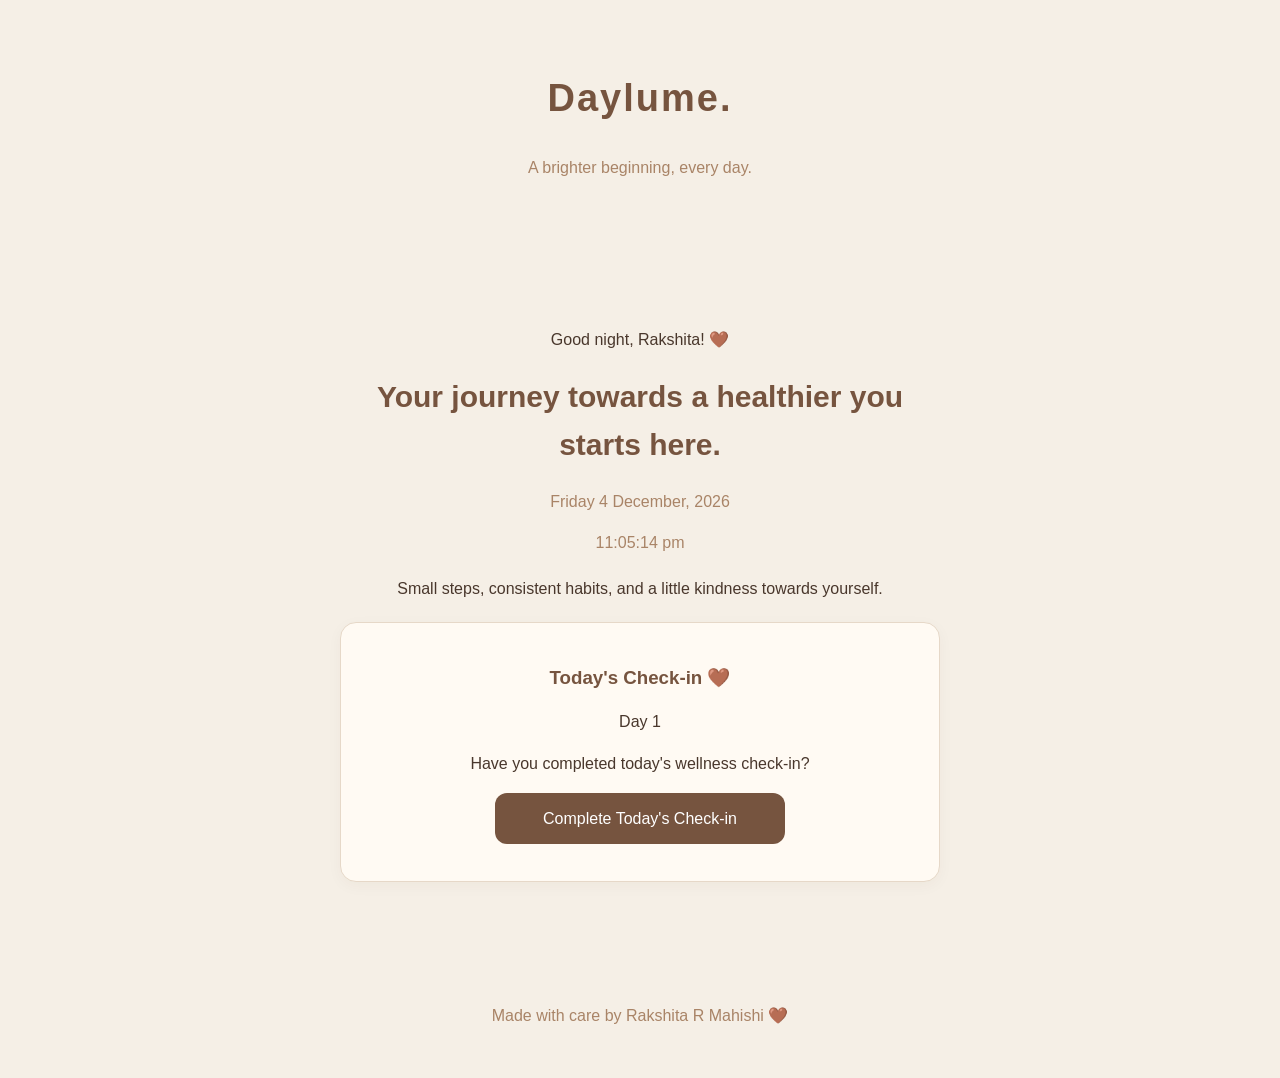
<file: index.html>
<!DOCTYPE html>
<html lang="en">

<head>
    <meta charset="UTF-8">
    <meta name="viewport"
          content="width=device-width, initial-scale=1.0">

    <title>Daylume | A Brighter Beginning</title>

    <link rel="stylesheet" href="style.css">
</head>

<body>

    <!-- Navigation -->
    <header class="home-header">
        <h1>Daylume.</h1>
        <p>A brighter beginning, every day.</p>
    </header>

    <!-- Welcome Section -->
    <main class="welcome-section">

        <p id="greeting">Hello, Rakshita!</p>

        <h2>
            Your journey towards
            a healthier you starts here.
        </h2>

        <p id="current-date"></p>
        <p id="current-time"></p>

        <p class="welcome-message">
            Small steps, consistent habits,
            and a little kindness towards yourself.
        </p>
        <div class="card home-checkin">

    <h3>Today's Check-in 🤎</h3>

    <p id="home-challenge-day">Day 1</p>

    <p id="home-checkin-status">
        Have you completed today's wellness check-in?
    </p>

    <a href="dashboard.html" class="start-button">
    Complete Today's Check-in
</a>
</div>

       
    </main>

    <!-- Footer -->
    <footer>
        <p>Made with care by Rakshita R Mahishi 🤎</p>
    </footer>

    <script src="script.js"></script>

</body>
</html>
</file>
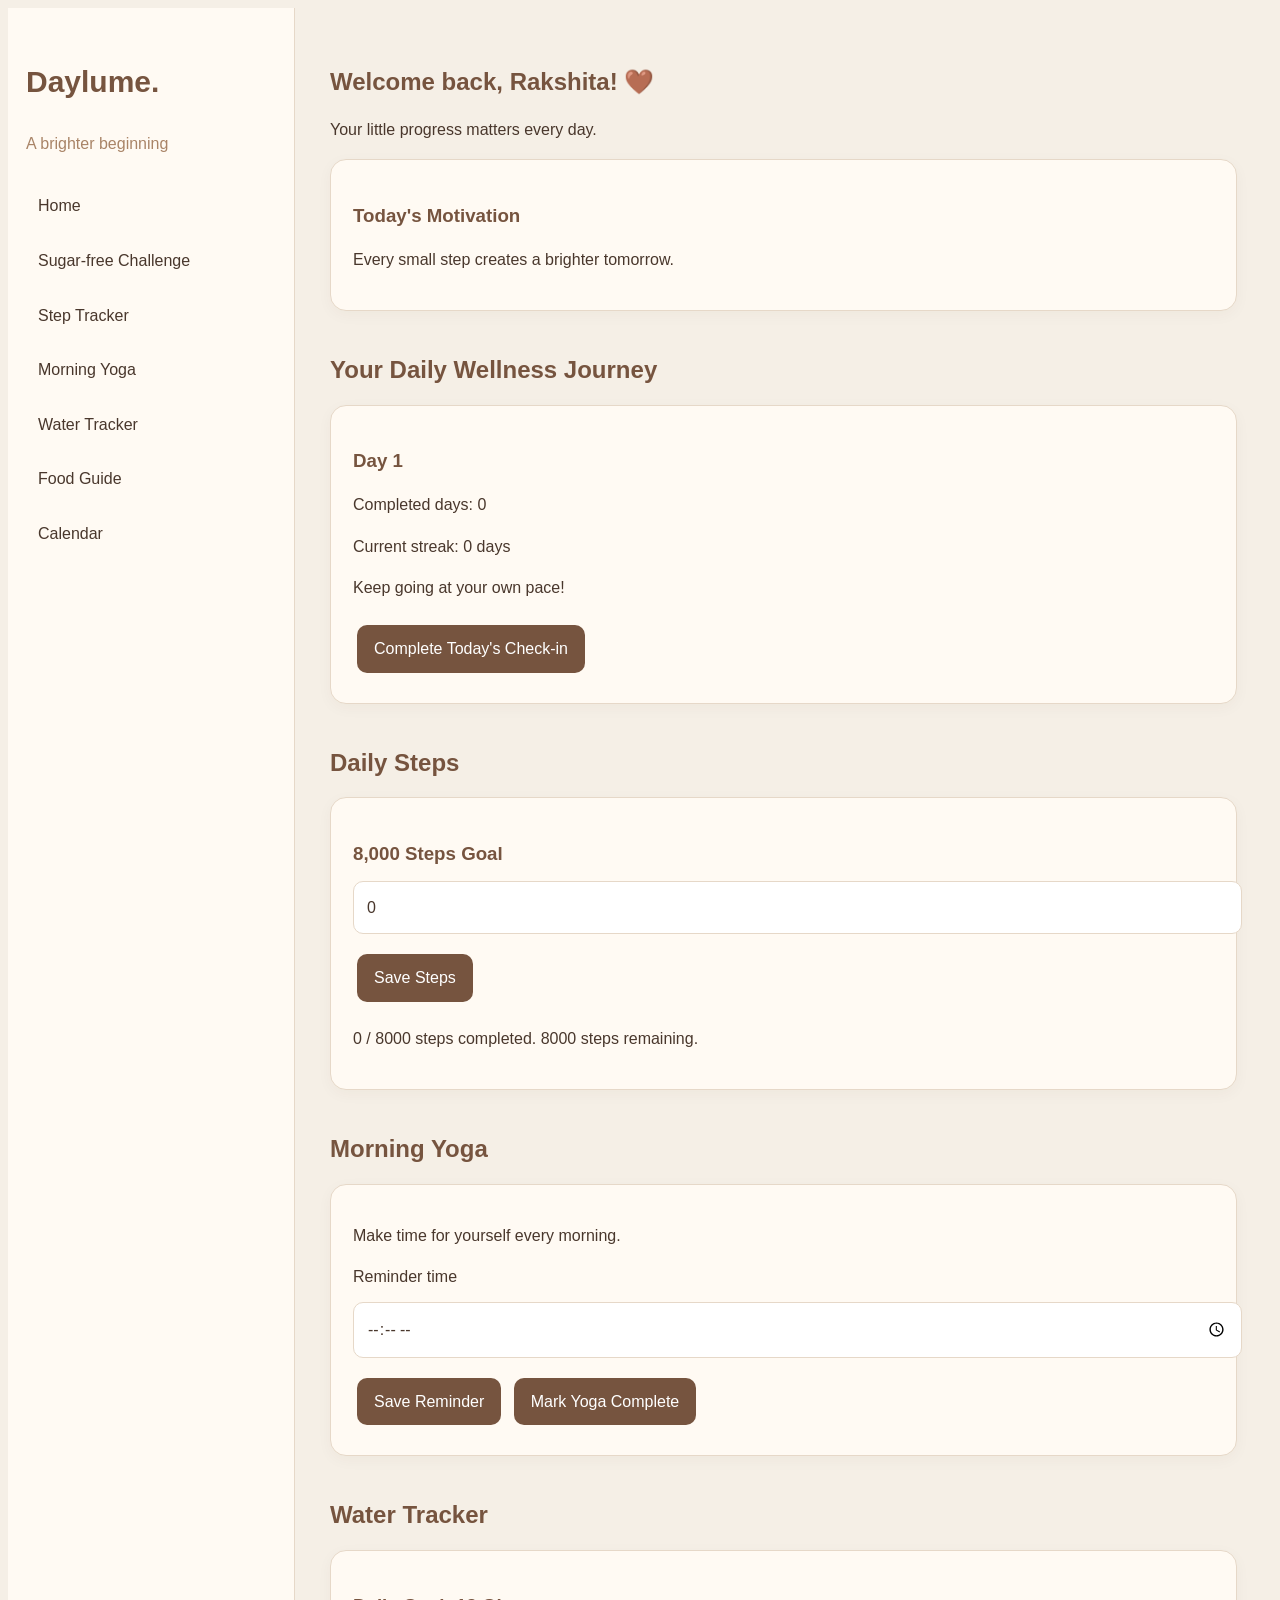
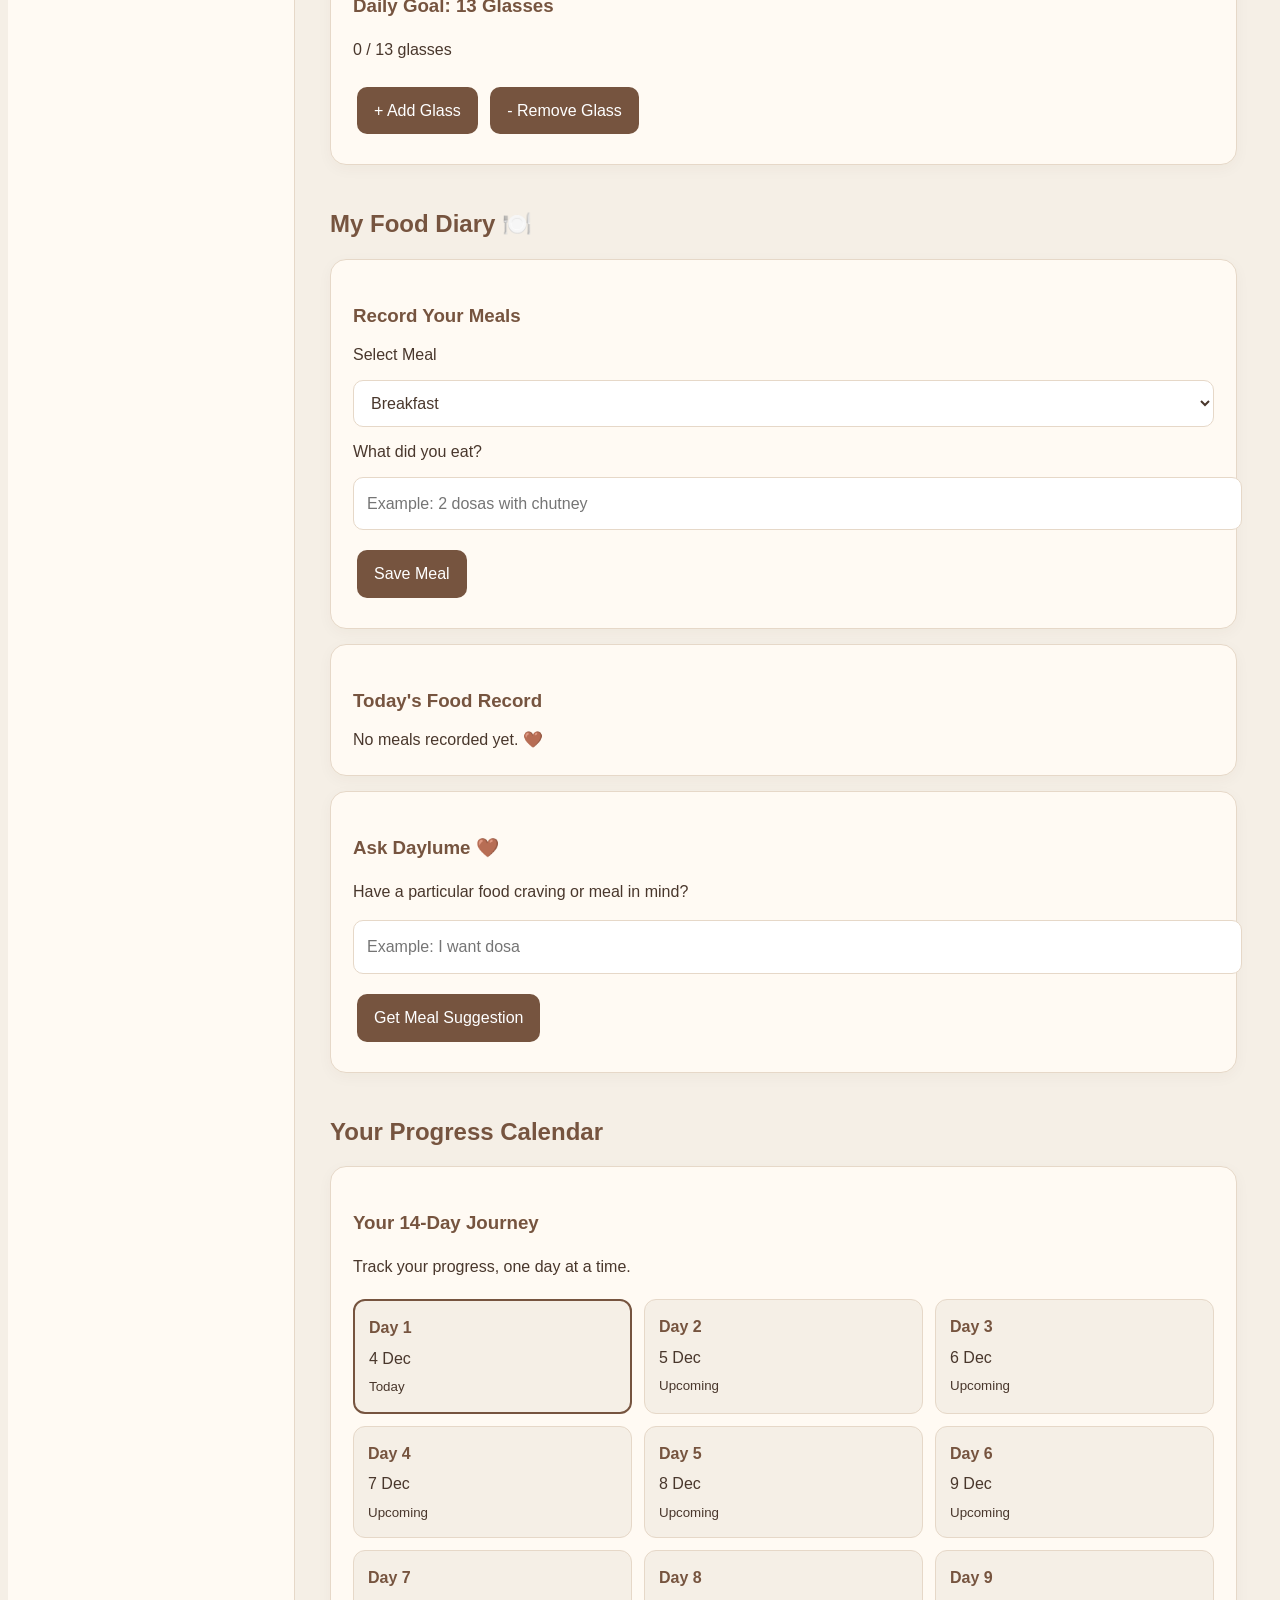
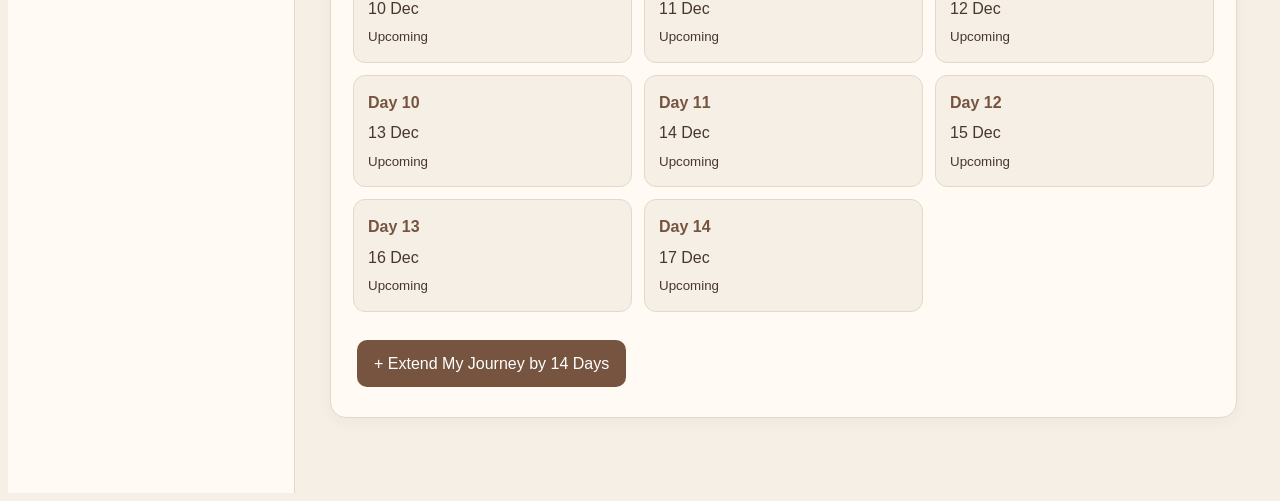
<file: dashboard.html>
<!DOCTYPE html>
<html lang="en">

<head>
    <meta charset="UTF-8">
    <meta name="viewport"
          content="width=device-width, initial-scale=1.0">

    <title>Daylume | Dashboard</title>

    <link rel="stylesheet" href="style.css">
</head>

<body>

    <div class="app-container">

        <!-- SIDEBAR -->
        <aside class="sidebar">

            <h1>Daylume.</h1>
            <p>A brighter beginning</p>

            <nav>
                <a href="#home">Home</a>
                <a href="#challenge">Sugar-free Challenge</a>
                <a href="#steps">Step Tracker</a>
                <a href="#yoga">Morning Yoga</a>
                <a href="#water">Water Tracker</a>
                <a href="#food">Food Guide</a>
                <a href="#calendar">Calendar</a>
            </nav>

        </aside>


        <!-- MAIN CONTENT -->
        <main class="dashboard">

            <!-- HOME -->
            <section id="home">
                <h2>Welcome back, Rakshita! 🤎</h2>
                <p>Your little progress matters every day.</p>

                <div class="card">
                    <h3>Today's Motivation</h3>
                    <p id="daily-quote">
                        Every small step creates a brighter tomorrow.
                    </p>
                </div>
            </section>


            <section id="challenge">

    <h2>Your Daily Wellness Journey</h2>

    <div class="card">

        <h3 id="challenge-day">Day 1</h3>

        <p id="challenge-progress">
            Completed days: 0
        </p>

        <p id="challenge-streak">
            Current streak: 0 days
        </p>

        <p id="challenge-remaining">
            Keep going at your own pace!
        </p>

        <button id="sugar-check">
            Complete Today's Check-in
        </button>

    </div>

</section>

            <!-- STEPS -->
            <section id="steps">
                <h2>Daily Steps</h2>

                <div class="card">
                    <h3>8,000 Steps Goal</h3>

                    <input type="number"
                           id="step-input"
                           placeholder="Enter your steps">

                    <button id="save-steps">
                        Save Steps
                    </button>

                    <p id="step-progress">0 / 8000 steps</p>
                </div>
            </section>


            <!-- YOGA -->
            <section id="yoga">
                <h2>Morning Yoga</h2>

                <div class="card">
                    <p>Make time for yourself every morning.</p>

                    <label for="yoga-time">
                        Reminder time
                    </label>

                    <input type="time" id="yoga-time">

                    <button id="save-yoga-time">
                        Save Reminder
                    </button>

                    <button id="yoga-check">
                        Mark Yoga Complete
                    </button>
                </div>
            </section>


            <!-- WATER -->
            <section id="water">
                <h2>Water Tracker</h2>

                <div class="card">
                    <h3>Daily Goal: 13 Glasses</h3>

                    <p id="water-count">0 / 13 glasses</p>

                    <button id="add-water">
                        + Add Glass
                    </button>

                    <button id="remove-water">
                        - Remove Glass
                    </button>
                </div>
            </section>


            <!-- FOOD GUIDE -->
            <section id="food">

    <h2>My Food Diary 🍽️</h2>

    <div class="card">

        <h3>Record Your Meals</h3>

        <label for="meal-type">Select Meal</label>

        <select id="meal-type">
            <option value="Breakfast">Breakfast</option>
            <option value="Lunch">Lunch</option>
            <option value="Snacks">Snacks</option>
            <option value="Dinner">Dinner</option>
        </select>

        <label for="food-input">What did you eat?</label>

        <input
            type="text"
            id="food-input"
            placeholder="Example: 2 dosas with chutney"
        >

        <button id="save-food">Save Meal</button>

    </div>

    <div class="card">

        <h3>Today's Food Record</h3>

        <div id="food-diary">
            Your meals will appear here.
        </div>

    </div>

    <div class="card">

        <h3>Ask Daylume 🤎</h3>

        <p>Have a particular food craving or meal in mind?</p>

        <input
            type="text"
            id="food-question"
            placeholder="Example: I want dosa"
        >

        <button id="get-food-suggestion">
            Get Meal Suggestion
        </button>

        <div id="food-suggestion"></div>

    </div>

</section>
           <section id="calendar">

    <h2>Your Progress Calendar</h2>

    <div class="card">

        <h3 id="calendar-title">
            Your 14-Day Journey
        </h3>

        <p>
            Track your progress, one day at a time.
        </p>

        <div id="calendar-container"></div>

        <button id="extend-challenge">
            + Extend My Journey by 14 Days
        </button>

    </div>

</section>

        </main>

    </div>

    <script src="script.js"></script>

</body>
</html>
</file>
<file: style.css>
/* =================================
   DAYLUME - MAIN THEME
================================= */

•⁠  ⁠{
    margin: 0;
    padding: 0;
    box-sizing: border-box;
}

:root {
    --background: #f5efe6;
    --card: #fffaf3;
    --primary: #76543f;
    --secondary: #a98467;
    --text: #49372c;
    --border: #e6d8c8;
}

/* =================================
   GENERAL STYLING
================================= */

body {
    background-color: var(--background);
    color: var(--text);
    font-family: Arial, sans-serif;
    line-height: 1.6;
}

h1, h2, h3 {
    color: var(--primary);
}

button, a, input, select {
    font: inherit;
}

/* =================================
   HOME PAGE
================================= */

.home-header {
    text-align: center;
    padding: 35px 20px;
}

.home-header h1 {
    font-size: 38px;
    letter-spacing: 2px;
}

.home-header p {
    color: var(--secondary);
}

.welcome-section {
    max-width: 600px;
    margin: 50px auto;
    padding: 30px 20px;
    text-align: center;
}

.welcome-section h2 {
    font-size: 30px;
    margin: 20px 0;
}

.welcome-message {
    margin: 20px 0;
}

#current-date,
#current-time {
    color: var(--secondary);
}

/* =================================
   BUTTONS
================================= */

.start-button,
.continue-button {
    display: block;
    text-decoration: none;
    margin: 15px auto;
    padding: 13px 20px;
    max-width: 250px;
    border-radius: 12px;
}

.start-button {
    background-color: var(--primary);
    color: white;
}

.continue-button {
    border: 1px solid var(--primary);
    color: var(--primary);
}

button {
    background-color: var(--primary);
    color: white;
    border: none;
    padding: 11px 17px;
    border-radius: 10px;
    margin: 8px 4px;
    cursor: pointer;
}

button:active {
    opacity: 0.8;
}

/* =================================
   DASHBOARD LAYOUT
================================= */

.app-container {
    display: flex;
    min-height: 100vh;
}

.sidebar {
    width: 250px;
    background-color: var(--card);
    padding: 25px 18px;
    border-right: 1px solid var(--border);
}

.sidebar h1 {
    font-size: 30px;
}

.sidebar p {
    color: var(--secondary);
    margin-bottom: 25px;
}

.sidebar nav a {
    display: block;
    text-decoration: none;
    color: var(--text);
    padding: 12px;
    margin: 5px 0;
    border-radius: 9px;
}

.sidebar nav a:hover {
    background-color: var(--background);
}

.dashboard {
    flex: 1;
    padding: 35px;
}

/* =================================
   SECTIONS AND CARDS
================================= */

section {
    margin-bottom: 40px;
    scroll-margin-top: 20px;
}

section h2 {
    margin-bottom: 15px;
}

.card {
    background-color: var(--card);
    border: 1px solid var(--border);
    border-radius: 16px;
    padding: 22px;
    margin-top: 15px;
    box-shadow: 0 4px 15px rgba(80, 55, 35, 0.04);
}

.card h3 {
    margin-bottom: 12px;
}

/* =================================
   INPUTS
================================= */

input,
select {
    display: block;
    width: 100%;
    padding: 13px;
    margin: 12px 0;
    border: 1px solid var(--border);
    border-radius: 10px;
    background-color: white;
    color: var(--text);
}

/* =================================
   CALENDAR
================================= */

#calendar-container {
    margin: 20px 0;
}

/* =================================
   FOOTER
================================= */

footer {
    text-align: center;
    padding: 25px;
    color: var(--secondary);
}

/* =================================
   IPHONE RESPONSIVE DESIGN
================================= */

@media (max-width: 768px) {

    .app-container {
        display: block;
    }

    .sidebar {
        width: 100%;
        padding: 18px;
        border-right: none;
        border-bottom: 1px solid var(--border);
    }

    .sidebar nav {
        display: flex;
        overflow-x: auto;
        gap: 8px;
        padding-bottom: 8px;
    }

    .sidebar nav a {
        white-space: nowrap;
        background-color: var(--background);
    }

    .dashboard {
        padding: 20px 15px;
    }

    .welcome-section {
        margin: 25px auto;
    }

    .welcome-section h2 {
        font-size: 25px;
    }

    .card {
        padding: 18px;
    }

    button {
        min-height: 44px;
    }
}

/* ==================================
   DAYLUME - CALENDAR DESIGN
================================== */

#calendar-container {
    display: grid;
    grid-template-columns: repeat(2, 1fr);
    gap: 12px;
    margin: 20px 0;
}

.calendar-day {
    background-color: #f5efe6;
    border: 1px solid #e6d8c8;
    border-radius: 12px;
    padding: 14px;
    display: flex;
    flex-direction: column;
    gap: 5px;
}

.calendar-day strong {
    color: #76543f;
}

.calendar-day span,
.calendar-day small {
    color: #49372c;
}

.calendar-day.completed {
    background-color: #e5eadf;
    border-color: #a6b59b;
}

.calendar-day.today {
    border: 2px solid #76543f;
}

.calendar-day.missed {
    opacity: 0.65;
}

@media (min-width: 600px) {
    #calendar-container {
        grid-template-columns: repeat(3, 1fr);
    }
}
</file>
